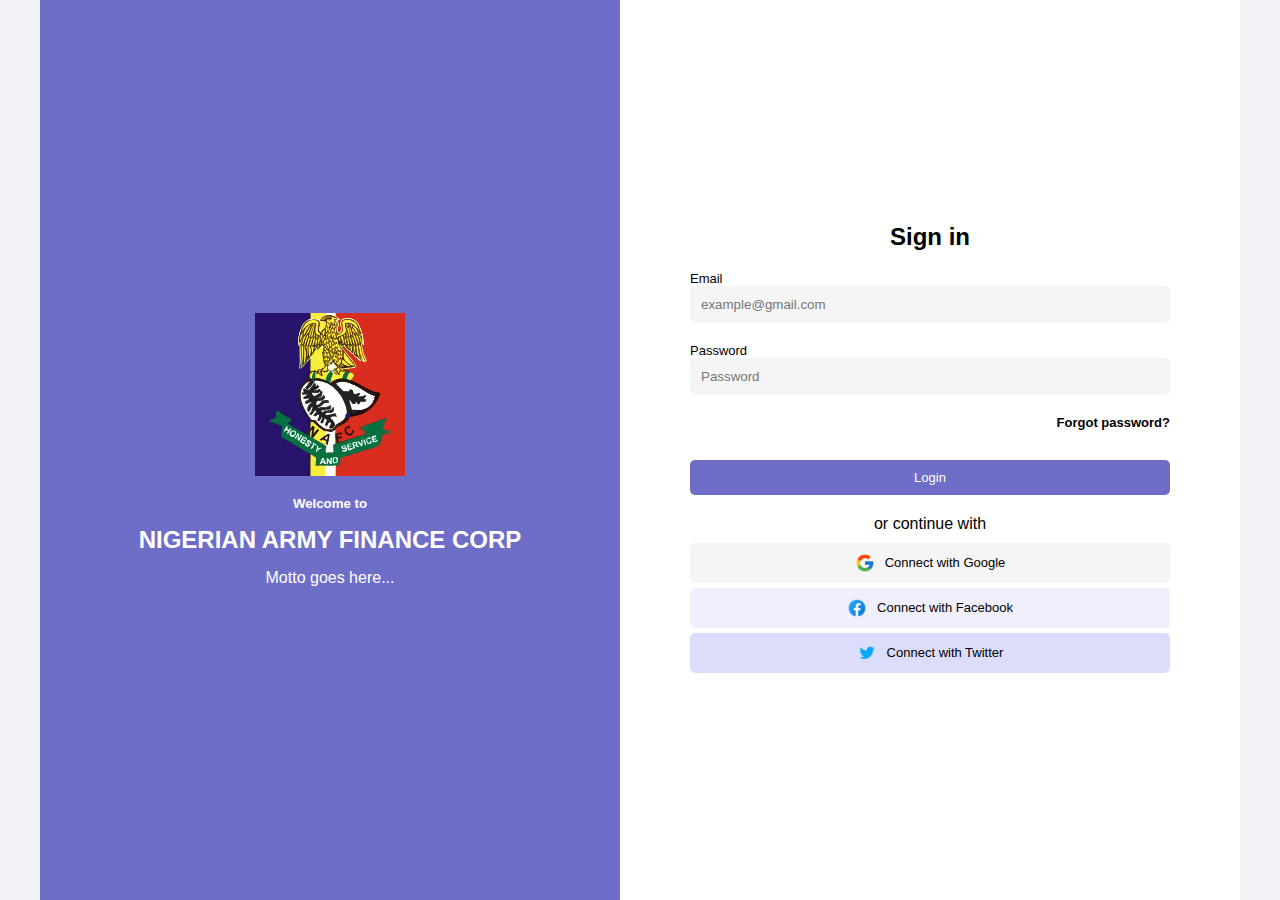
<file: LANDINGPAGE/login.html>
<!DOCTYPE html>
<html lang="en">
<head>
  <meta charset="UTF-8">
  <meta name="viewport" content="width=device-width, initial-scale=1.0">
  <title>Nigerian Army Finance Corp</title>
  <link rel="stylesheet" href="assets/css/login.css">
</head>
<body>
  <div class="container">
    <div class="left-section">
      <img src="assets/images/NAFC-LOGO.svg" alt="Nigerian Army Logo" class="logo">
      <h5>Welcome to</h5>
      <h2>NIGERIAN ARMY FINANCE CORP</h2>
      <p>Motto goes here...</p>
    </div>
    <div class="right-section">
      <h2>Sign in</h2>
      <form>
        <label for="email">Email</label>
        <input type="email" id="email" placeholder="example@gmail.com" required>
        
        <label for="password">Password</label>
        <input type="password" id="password" placeholder="Password" required>
        
        <a href="#" class="forgot-password">Forgot password?</a>
        
        <button type="submit">Login</button>
        
        <p>or continue with</p>
        
        <div class="social-login">
          <button class="social-button google">
            <img src="assets/images/icons8-google-48.png" alt="Google Icon">  Connect with Google
          </button>
          <button class="social-button facebook">
            <img src="assets/images/icons8-facebook-logo-48.png" alt="Facebook Icon"> Connect with Facebook
          </button>
          <button class="social-button twitter">
            <img src="assets/images/icons8-twitter-logo-48.png" alt="Twitter Icon"> Connect with Twitter
          </button>
        </div>
      </form>
    </div>
  </div>
</body>
</html>
</file>
<file: LANDINGPAGE/assets/css/login.css>
* {
    box-sizing: border-box;
    margin: 0;
    padding: 0;
    font-family: Arial, sans-serif;
}
  
body, html {
    height: 100%;
    width: 100%;
    margin: 0;
    display: flex;
    justify-content: center;
    align-items: center;
    background-color: #f0f2f5;
}
  
.container {
    display: flex;
    width: 100%;
    height: 100vh;
    max-width: 1200px; /* Set max-width to prevent stretching on large screens */
    overflow: hidden;
}
  
.left-section, .right-section {
    flex: 1;
    display: flex;
    flex-direction: column;
    align-items: center;
    justify-content: center;
    padding: 20px;
}
  
.left-section {
    background-color: #6E6EC8;
    color: white;
    text-align: center;
    width: 100%; /* Ensure full width on smaller screens */
}
  
.left-section .logo {
    width: 150px;
    margin-bottom: 20px;
}
  
.left-section h2 {
    padding-top: 15px;
    padding-bottom: 15px;
}

.right-section {
    background-color: white;
    padding: 40px;
    text-align: center;
    width: 100%; /* Ensure full width on smaller screens */
}
  
.right-section h2 {
    margin-bottom: 20px;
}
  
.right-section label {
    display: block;
    text-align: left;
    font-size: 13px;
}
  
.right-section input {
    width: 30rem;
    max-width: 100%; /* Ensure input field does not overflow */
    padding: 10px;
    margin-bottom: 20px;
    border: 1px solid whitesmoke;
    border-radius: 5px;
    background-color: whitesmoke;
}
  
.right-section .forgot-password {
    display: block;
    text-align: right;
    color: #000;
    font-weight: 600;
    text-decoration: none;
    margin-bottom: 20px;
    font-size: 13px;
}
  
.right-section button[type="submit"] {
    width: 100%;
    max-width: 30rem; /* Cap max-width */
    padding: 10px;
    background-color: #6E6EC8;
    margin-top: 10px;
    color: white;
    border: none;
    border-radius: 5px;
    cursor: pointer;
    font-size: 13px;
    margin-bottom: 20px;
}
  
.right-section p {
    margin-bottom: 10px;
}
  
.social-login {
    width: 100%;
}
  
.social-button {
    display: flex;
    align-items: center;
    justify-content: center; /* Center content within the button */
    gap: 10px; /* Space between icon and text */
    width: 100%;
    padding: 10px;
    margin: 5px 0;
    border: none;
    border-radius: 5px;
    cursor: pointer;
    color: white;
    font-size: 13px;
}

.social-button img {
    width: 20px;
    height: 20px;
}

.google {
    background-color: whitesmoke;
    color: #000;
}
  
.facebook {
    background-color: #d9d9fc69;
    color: #000;
}
  
.twitter {
    background-color: #b8b8f67d;
    color: #000;
}
  
@media (max-width: 800px) {
    .container {
        flex-direction: column;
        height: auto;
    }
  
    .left-section, .right-section {
        width: 100%;
        padding: 20px;
    }
  
    .left-section {
        order: 1;
    }
  
    .right-section {
        order: 2;
    }

    .right-section input {
        width: 25rem;
        max-width: 100%; /* Ensure input field does not overflow */
        padding: 10px;
        margin-bottom: 20px;
        border: 1px solid whitesmoke;
        border-radius: 5px;
        background-color: whitesmoke;
    }
}
</file>
